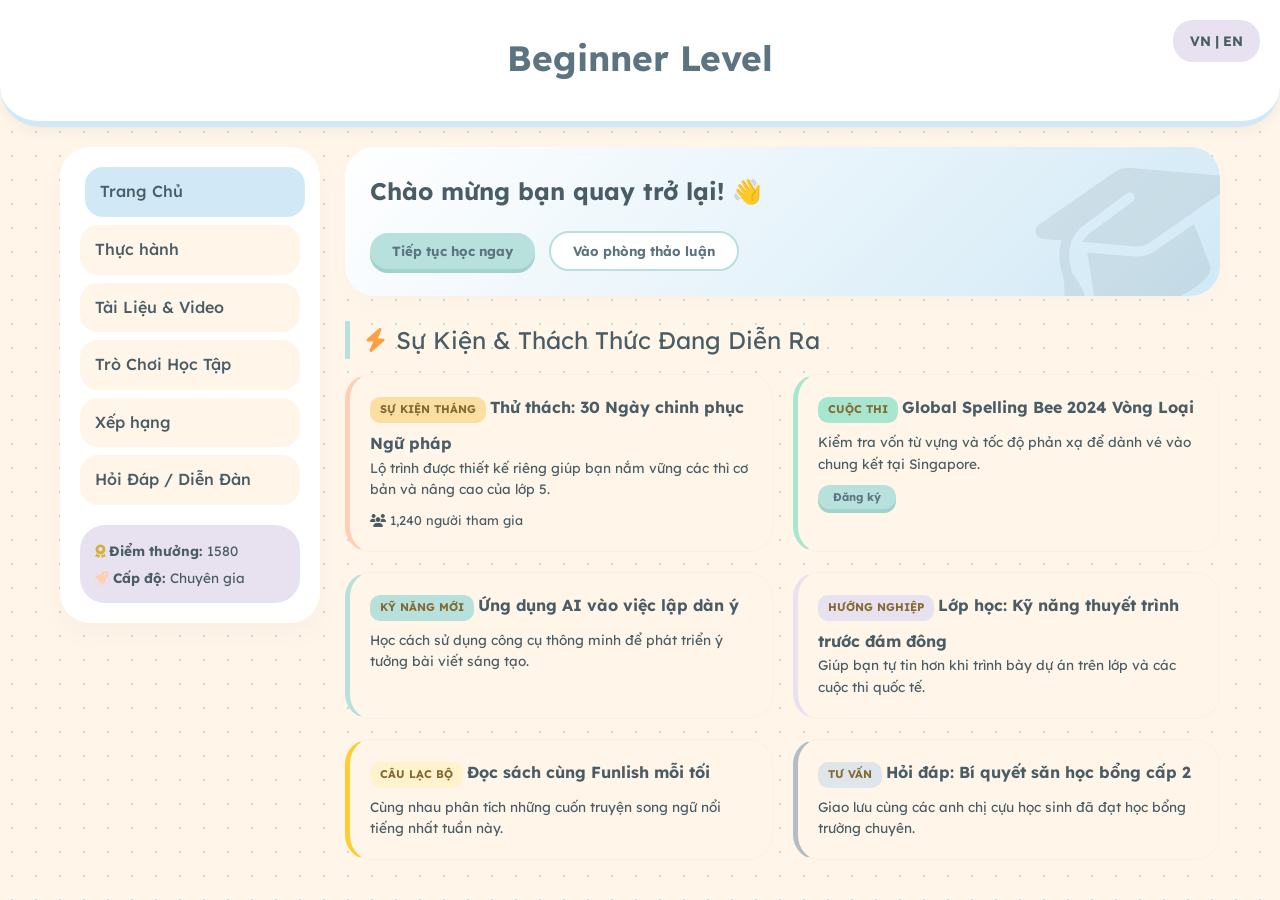
<file: beginnerlevel.html>
<!DOCTYPE html>
<html lang="vi">
<head>
    <meta charset="UTF-8">
    <meta name="viewport" content="width=device-width, initial-scale=1.0">
    <title>Learn Path Kids – Nền Tảng Phát Triển Tư Duy Toàn Diện</title>
    <link rel="stylesheet" href="https://cdnjs.cloudflare.com/ajax/libs/font-awesome/6.5.0/css/all.min.css">
    <link href="https://fonts.googleapis.com/css2?family=Lexend:wght@300;500;700&display=swap" rel="stylesheet">
    <link rel="stylesheet" href="css-files/beginnerlevel.css">
</head>
<body>

<header>
    <div class="lang-switch" onclick="toggleLang()" id="langBtn">VN | EN</div>
    <h1 id="txt-appname">Beginner Level</h1>
</header>

<div class="container">
    <aside class="sidebar">
        <ul class="sidebar-menu">
            <li><a href="#" class="active" onclick="showTab('home')"> <span class="nav-home">Trang Chủ</span></a></li>
            <li><a href="#" onclick="showTab('practice')"><span class="nav-practice">Thực hành</span></a></li>
            <li><a href="#" onclick="showTab('resources')"><span class="nav-resources">Tài Liệu & Video</span></a></li>
            <li><a href="#" onclick="showTab('games')"><span class="nav-games">Trò Chơi Học Tập</span></a></li>
            <li><a href="#" onclick="showTab('ranking')"><span class="nav-ranking">Xếp hạng</span></a></li>
            <li><a href="#" onclick="showTab('forum')"><span class="nav-forum">Hỏi Đáp / Diễn Đàn</span></a></li>
        </ul>
        <div style="margin-top: 20px; padding: 15px; background: var(--lavender); border-radius: 25px; font-size: 0.85em;">
            <p style="margin-bottom: 5px;"><i class="fas fa-award" style="color:#d4af37"></i> <b class="txt-score-label">Điểm thưởng:</b> <span id="userScore">1580</span></p>
            <p><i class="fas fa-rocket" style="color:var(--accent-peach)"></i> <b class="txt-level-label">Cấp độ:</b> <span class="txt-level-val">Chuyên gia</span></p>
        </div>
    </aside>

    <main>
        <!-- HOME -->
        <section id="home" class="section active">
            <div class="card" style="background: linear-gradient(135deg, var(--white), var(--baby-blue)); position: relative; overflow: hidden;">
                <h2 class="txt-welcome" style="position: relative; z-index: 1;">Chào mừng bạn quay trở lại! 👋</h2>
                <div style="margin-top: 20px; position: relative; z-index: 1;">
                    <button class="btn-pastel" onclick="showTab('resources')">Tiếp tục học ngay</button>
                    <button class="btn-pastel" style="background: var(--white); border: 2px solid var(--mint); box-shadow: none; margin-left: 10px;" onclick="showTab('forum')"><span class="btn_discussion_room">Vào phòng thảo luận</span></button>
                </div>
                <i class="fas fa-graduation-cap" style="position: absolute; right: -20px; bottom: -20px; font-size: 10em; opacity: 0.1; transform: rotate(-15deg);"></i>
            </div>

            <div class="section-title"><i class="fas fa-bolt" style="color: #ff9f43;"></i> <span class="txt-hot-topics">Sự Kiện & Thách Thức Đang Diễn Ra</span></div>
            
            <div class="events-grid">
                <div class="post-card" style="border-left: 5px solid var(--accent-peach);">
                    <span class="post-tag eventmonth">SỰ KIỆN THÁNG</span>
                    <b><span class="title_event_month">Thử thách: 30 Ngày chinh phục Ngữ pháp</span></b>
                    <p style="font-size: 0.85em;"><span class="description_event_month">Lộ trình được thiết kế riêng giúp bạn nắm vững các thì cơ bản và nâng cao của lớp 5.</span></p>
                    <div style="margin-top: 10px; font-size: 0.8em; color: var(--text-color);"><i class="fas fa-users"></i><span class="candidate_event_month"> 1,240 người tham gia</span></div>
                </div>
                <div class="post-card" style="border-left: 5px solid var(--success);">
                    <span class="post-tag competition" style="background: var(--success);">CUỘC THI</span>
                    <b><span class="title_competition">Global Spelling Bee 2024</span> <span class="qualifying_round_competition">Vòng Loại</span></b>
                    <p style="font-size: 0.85em;"><span class="description_competition">Kiểm tra vốn từ vựng và tốc độ phản xạ để dành vé vào chung kết tại Singapore.</span></p>
                    <button class="btn-pastel" style="font-size: 0.7em; margin-top: 10px; padding: 5px 15px;"><span class="register_competition">Đăng ký</span></button>
                </div>
                <div class="post-card" style="border-left: 5px solid var(--mint);">
                    <span class="post-tag newskill" style="background: var(--mint);">KỸ NĂNG MỚI</span>
                    <b><span class="title_newskill">Ứng dụng AI vào việc lập dàn ý</span></b>
                    <p style="font-size: 0.85em;"><span class="description_newskill">Học cách sử dụng công cụ thông minh để phát triển ý tưởng bài viết sáng tạo.</span></p>
                </div>
                <div class="post-card" style="border-left: 5px solid var(--lavender);">
                    <span class="post-tag guidance" style="background: var(--lavender);">HƯỚNG NGHIỆP</span>
                    <b><span class="title_guidance">Lớp học: Kỹ năng thuyết trình trước đám đông</span></b>
                    <p style="font-size: 0.85em;"><span class="description_guidance">Giúp bạn tự tin hơn khi trình bày dự án trên lớp và các cuộc thi quốc tế.</span></p>
                </div>
                <div class="post-card" style="border-left: 5px solid #ffcc33;">
                    <span class="post-tag club" style="background: #fff3cd;">CÂU LẠC BỘ</span>
                    <b><span class="title_club">Đọc sách cùng Funlish mỗi tối</span></b>
                    <p style="font-size: 0.85em;"><span class="description_club">Cùng nhau phân tích những cuốn truyện song ngữ nổi tiếng nhất tuần này.</span></p>
                </div>
                <div class="post-card" style="border-left: 5px solid #b2bec3;">
                    <span class="post-tag consultant" style="background: #dfe6e9;">TƯ VẤN</span>
                    <b><span class="title_consultant">Hỏi đáp: Bí quyết săn học bổng cấp 2</span></b>
                    <p style="font-size: 0.85em;"><span class="description_consultant">Giao lưu cùng các anh chị cựu học sinh đã đạt học bổng trường chuyên.</span></p>
                </div>
            </div>
        </section>

        <!-- FORUM / Q&A -->
        <section id="forum" class="section">
            <div class="card">
                <h2 class="txt-forum-title">Cộng Đồng Học Tập Trực Tuyến 💬</h2>
                <div class="post-input-box">
                    <input type="text" id="forumInput" placeholder="Bạn đang gặp khó khăn ở bài tập nào? Hãy hỏi ở đây nhé!">
                    <button class="btn-pastel" onclick="addPost()">Đăng Câu Hỏi</button>
                </div>
                
                <div class="section-title" style="font-size: 1.1em; margin-top: 0;">Chủ đề thảo luận sôi nổi</div>
                <div class="post-list" id="postList">
                    <div class="post-card">
                        <span class="post-tag">PHÁT ÂM</span>
                        <b>Làm sao để không bị ngọng khi nói tiếng Anh?</b>
                        <p style="font-size: 0.85em; opacity: 0.8;">Bởi: Minh Anh - 1 giờ trước • 12 Bình luận</p>
                        <hr style="margin: 10px 0; opacity: 0.1;">
                        <p style="font-size: 0.9em; color: #5B7480;"><b>Gia sư AI Mason:</b> Chào bạn! Bạn hãy thử phương pháp Shadowing (nhại giọng). Hãy xem video "Luyện nói tự nhiên" ở mục Tài liệu nhé!</p>
                    </div>
                    <div class="post-card">
                        <span class="post-tag">NGỮ PHÁP</span>
                        <b>Phân biệt "Present Perfect" và "Past Simple" siêu dễ</b>
                        <p style="font-size: 0.85em; opacity: 0.8;">Bởi: Thầy Bình - 3 giờ trước • 45 Bình luận</p>
                    </div>
                    <div class="post-card">
                        <span class="post-tag">HỌC BỔNG</span>
                        <b>Kinh nghiệm phỏng vấn học bổng ASIA</b>
                        <p style="font-size: 0.85em; opacity: 0.8;">Bởi: Hoàng Nam - 5 giờ trước • 28 Bình luận</p>
                    </div>
                    <div class="post-card">
                        <span class="post-tag">TÀI LIỆU</span>
                        <b>Link tải bộ đề thi Olympic Tiếng Anh lớp 5</b>
                        <p style="font-size: 0.85em; opacity: 0.8;">Bởi: Admin - 1 ngày trước • 156 Bình luận</p>
                    </div>
                </div>
            </div>
        </section>

        <!-- RESOURCES -->
        <section id="resources" class="section">
            <div class="resource-category">
                <h2 class="section-title"><i class="fas fa-video"></i> Video Bài Giảng Trực Quan</h2>
                <div class="resource-grid">
                    <div class="resource-card">
                        <div class="video-box">
                            <i class="fab fa-youtube"></i>
                            <div class="video-overlay" onclick="window.open('https://www.youtube.com/results?search_query=english+for+kids+grade+5+unit+1', '_blank')"></div>
                        </div>
                        <p style="padding: 0 10px;"><b>Unit 1: Bảng chữ cái</b></p>
                        <small>Thời lượng: 12:45</small>
                    </div>
                    <div class="resource-card">
                        <div class="video-box">
                            <i class="fab fa-youtube"></i>
                            <div class="video-overlay" onclick="window.open('https://www.youtube.com/results?search_query=pronunciation+th+sound+kids', '_blank')"></div>
                        </div>
                        <p style="padding: 0 10px;"><b>Unit 2: Tìm hiểu IPA</b></p>
                        <small>Thời lượng: 08:20</small>
                    </div>
                    <div class="resource-card">
                        <div class="video-box">
                            <i class="fab fa-youtube"></i>
                            <div class="video-overlay" onclick="window.open('https://www.youtube.com/results?search_query=english+grammar+songs+kids', '_blank')"></div>
                        </div>
                        <p style="padding: 0 10px;"><b>Unit 3: Các con số</b></p>
                        <small>Thời lượng: 05:15</small>
                    </div>
                    <div class="resource-card">
                        <div class="video-box">
                            <i class="fab fa-youtube"></i>
                            <div class="video-overlay" onclick="window.open('https://www.youtube.com/results?search_query=reading+comprehension+kids', '_blank')"></div>
                        </div>
                        <p style="padding: 0 10px;"><b>Unit 4: Ăn uống</b></p>
                        <small>Thời lượng: 15:30</small>
                    </div>
                    <div class="resource-card">
                        <div class="video-box">
                            <i class="fab fa-youtube"></i>
                            <div class="video-overlay" onclick="window.open('https://www.youtube.com/results?search_query=reading+comprehension+kids', '_blank')"></div>
                        </div>
                        <p style="padding: 0 10px;"><b>Unit 5: Động vật</b></p>
                        <small>Thời lượng: 15:30</small>
                    </div>
                </div>
            </div>

            <div class="resource-category">
                <h2 class="section-title"><i class="fas fa-file-pdf"></i> Thư Viện Tài Liệu PDF & Sách</h2>
                <div class="resource-grid">
                    <div class="resource-card" onclick="window.open('https://tiki.vn/search?q=english+grammar+in+use', '_blank')">
                        <div class="resource-thumb" style="background: #ffeaa7;">📘</div>
                        <p><b>Grammar in Use (Kids)</b></p>
                        <small style="color: #d63031">Bán chạy nhất</small>
                    </div>
                    <div class="resource-card" onclick="alert('Bắt đầu tải bộ đề 2024...')">
                        <div class="resource-thumb" style="background: #fab1a0;">📄</div>
                        <p><b>Bộ đề thi thử HK II</b></p>
                        <small>PDF Miễn phí</small>
                    </div>
                    <div class="resource-card" onclick="window.open('https://fahasa.com', '_blank')">
                        <div class="resource-thumb" style="background: #a29bfe;">📗</div>
                        <p><b>Từ điển tranh minh họa</b></p>
                        <small>Link mua sách</small>
                    </div>
                    <div class="resource-card" onclick="alert('Đang mở file Flashcard...')">
                        <div class="resource-thumb" style="background: #81ecec;">📇</div>
                        <p><b>Bộ Flashcard Unit 1-10</b></p>
                        <small>In màu tại nhà</small>
                    </div>
                </div>
            </div>
        </section>

        <!-- GAMES -->
        <section id="games" class="section">
            <div class="card">
                <div style="display:flex; justify-content: space-between; align-items: center; margin-bottom: 20px;">
                    <h2 class="txt-game-title">Rèn Luyện Trí Nhớ 🍓</h2>
                    <span id="gameMsg" style="font-weight: bold; color: #2ecc71;"></span>
                </div>
                <div id="gameMemoryView">
                    <div class="memory-grid" id="memGrid"></div>
                    <center><button class="btn-pastel" style="margin-top: 25px;" onclick="initMemory()">Làm mới ván đấu</button></center>
                </div>
            </div>
        </section>

        <!-- ROOMS -->
        <section id="rooms" class="section">
            <div class="card">
                <h2 class="txt-room-title">Phòng Học Nhóm & Thảo Luận 🏠</h2>
                <p class="txt-room-sub">Học cùng bạn bè trên khắp mọi miền đất nước.</p>
                <div id="roomContainer" style="margin-top: 20px;">
                    <div class="post-card" style="display:flex; justify-content: space-between; align-items: center; background: white;">
                        <div>
                            <b>[LAB 01] Luyện Nói Phản Xạ Unit 5</b>
                            <p style="font-size: 0.8em; opacity:0.7;">Người điều hành: Cô Mai - 14/15 Thành viên</p>
                        </div>
                        <button class="btn-pastel" onclick="window.open('https://zoom.us', '_blank')">THAM GIA</button>
                    </div>
                    <div class="post-card" style="display:flex; justify-content: space-between; align-items: center; background: white; margin-top: 10px;">
                        <div>
                            <b>[LAB 02] Giải đề Olympic Tiếng Anh</b>
                            <p style="font-size: 0.8em; opacity:0.7;">Người điều hành: Thầy Tâm - 5/10 Thành viên</p>
                        </div>
                        <button class="btn-pastel" onclick="window.open('https://zoom.us', '_blank')">THAM GIA</button>
                    </div>
                </div>
                <button class="btn-pastel" style="width: 100%; margin-top: 20px; background: var(--baby-blue); padding: 15px;" onclick="openRoomForm()">+ Khởi tạo phòng học nhóm mới</button>
            </div>
        </section>
    </main>
</div>

<!-- Modal -->
<div class="modal" id="roomModal">
    <div class="modal-content">
        <div id="roomFormBody">
            <h3 style="margin-bottom: 15px;">Thông Tin Phòng Thảo Luận</h3>
            <label style="font-size: 0.8em;">Tên phòng (Chủ đề học):</label>
            <input type="text" id="inpRoomName" placeholder="Ví dụ: Cùng ôn thi giữa kỳ..." style="width:100%; padding:12px; border-radius:12px; border:1px solid #eee; margin-bottom:15px; outline: none; background: #fdfdfd;">
            <label style="font-size: 0.8em;">Liên kết phòng (Zoom/Meet/Zalo):</label>
            <input type="text" id="inpRoomLink" placeholder="Dán link phòng học vào đây..." style="width:100%; padding:12px; border-radius:12px; border:1px solid #eee; margin-bottom:15px; outline: none; background: #fdfdfd;">
            <button class="btn-pastel" style="width: 100%; padding: 15px;" onclick="createRoom()">GỬI PHÊ DUYỆT</button>
            <button onclick="closeModal()" style="margin-top: 15px; width: 100%; background: none; border: none; cursor: pointer; opacity: 0.6; font-size: 0.9em;">Quay lại</button>
        </div>
        <div class="loading-overlay" id="loadingArea">
            <div class="spinner"></div>
            <p style="margin-top: 15px;"><b>Mason đang gửi dữ liệu phê duyệt...</b></p>
            <p style="font-size: 0.8em; opacity: 0.6;">Đảm bảo tính an toàn cho cộng đồng học viên.</p>
        </div>
    </div>
</div>

<script src="scripts/data-language-configs/beginner-language-config.js"></script>
<script src="scripts/begginner/beginner.js"></script>
</body>
</html>
</file>
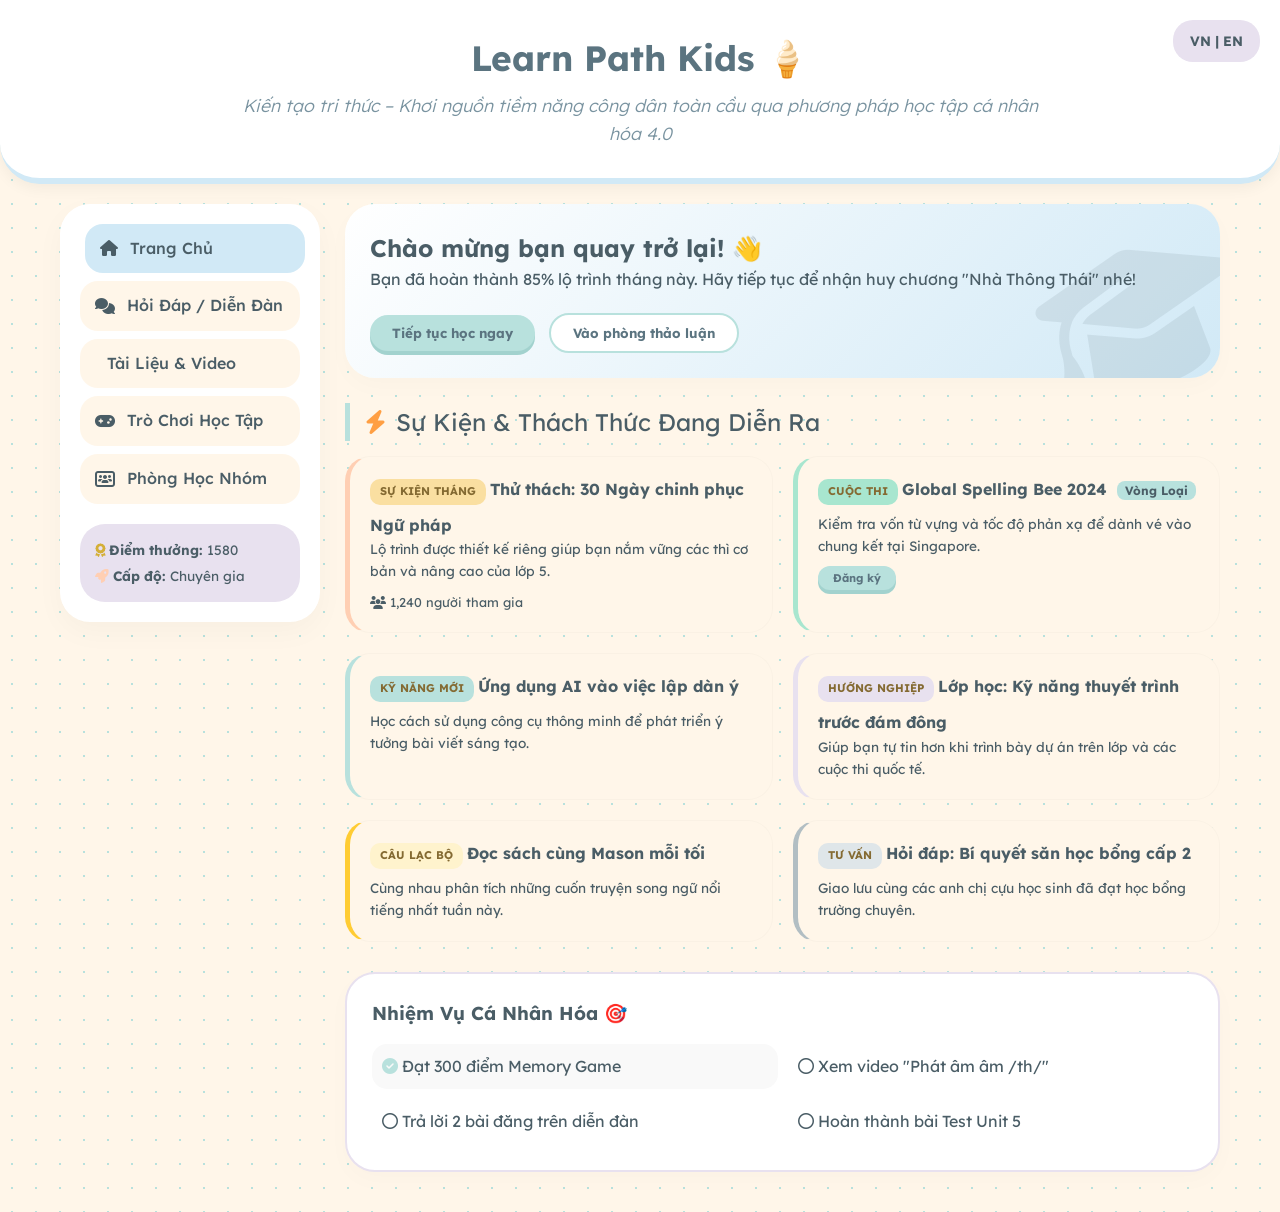
<file: diendan.html>
<!DOCTYPE html>
<html lang="vi">
<head>
    <meta charset="UTF-8">
    <meta name="viewport" content="width=device-width, initial-scale=1.0">
    <title>Learn Path Kids – Nền Tảng Phát Triển Tư Duy Toàn Diện</title>
    <link rel="stylesheet" href="https://cdnjs.cloudflare.com/ajax/libs/font-awesome/6.5.0/css/all.min.css">
    <link href="https://fonts.googleapis.com/css2?family=Lexend:wght@300;500;700&display=swap" rel="stylesheet">
    <style>
        :root {
            --mint: #B8E1DD;
            --baby-blue: #D1E9F6;
            --soft-pink: #FADFA1;
            --creamy-yellow: #FFF6E9;
            --lavender: #E8E1EF;
            --text-color: #4A5D66;
            --white: #FFFFFF;
            --accent-peach: #FFCFB3;
            --success: #A8E6CF;
            --error: #FFD3B6;
            --youtube: #FF0000;
        }

        * { margin:0; padding:0; box-sizing:border-box; font-family: 'Lexend', sans-serif; }
        
        body { 
            background-color: var(--creamy-yellow); 
            color: var(--text-color);
            line-height: 1.6;
            background-image: radial-gradient(var(--mint) 0.8px, transparent 0.8px);
            background-size: 24px 24px;
        }

        header { 
            background: var(--white);
            text-align: center; 
            padding: 30px 20px; 
            border-bottom: 6px solid var(--baby-blue);
            border-radius: 0 0 40px 40px;
            position: relative;
            box-shadow: 0 4px 15px rgba(0,0,0,0.05);
        }

        .lang-switch {
            position: absolute;
            top: 20px;
            right: 20px;
            background: var(--lavender);
            padding: 8px 15px;
            border-radius: 20px;
            cursor: pointer;
            font-weight: bold;
            font-size: 0.85em;
            transition: 0.3s;
            border: 2px solid transparent;
            z-index: 10;
        }
        .lang-switch:hover { border-color: var(--mint); }

        header h1 { font-size: 2.2em; color: #5B7480; margin-bottom: 5px; }
        header p { font-style: italic; color: #7993A0; font-size: 1.1em; font-weight: 300; max-width: 800px; margin: 0 auto; }
        
        .container { 
            max-width: 1200px; 
            margin: 20px auto; 
            padding: 0 20px; 
            display: grid; 
            grid-template-columns: 260px 1fr; 
            gap: 25px; 
        }

        /* Sidebar */
        .sidebar { 
            background: var(--white); 
            border-radius: 30px; 
            padding: 20px; 
            box-shadow: 0 10px 30px rgba(0,0,0,0.03); 
            height: fit-content;
            position: sticky;
            top: 20px;
        }
        
        .sidebar-menu { list-style: none; }
        .sidebar-menu li { margin-bottom: 8px; }
        .sidebar-menu a { 
            display: flex; align-items: center; gap: 12px; padding: 12px 15px; 
            border-radius: 18px; color: var(--text-color); text-decoration: none; 
            font-weight: 500; transition: 0.3s;
            background: var(--creamy-yellow);
        }
        .sidebar-menu a:hover, .sidebar-menu a.active { 
            background: var(--baby-blue); 
            transform: translateX(5px);
        }

        /* Common Elements */
        .card { 
            background: var(--white); 
            border-radius: 30px; 
            padding: 25px; 
            margin-bottom: 20px;
            box-shadow: 0 8px 25px rgba(0,0,0,0.02);
        }

        .section-title { font-size: 1.5em; margin: 25px 0 15px 0; display: flex; align-items: center; gap: 10px; border-left: 5px solid var(--mint); padding-left: 15px; }

        .btn-pastel {
            background: var(--mint);
            color: #5B7480;
            border: none;
            padding: 10px 22px;
            border-radius: 20px;
            font-weight: 700;
            cursor: pointer;
            transition: 0.3s;
            text-decoration: none;
            box-shadow: 0 4px 0 #A2D2CE;
            display: inline-block;
            text-align: center;
        }
        .btn-pastel:active { transform: translateY(2px); box-shadow: 0 2px 0 #A2D2CE; }

        .section { display: none; animation: fadeIn 0.4s ease; }
        .section.active { display: block; }
        @keyframes fadeIn { from { opacity: 0; } to { opacity: 1; } }

        /* Forum */
        .post-input-box { display: flex; gap: 10px; margin-bottom: 20px; background: var(--lavender); padding: 15px; border-radius: 20px; }
        .post-input-box input { flex: 1; padding: 12px; border-radius: 15px; border: none; outline: none; }
        .post-list { display: flex; flex-direction: column; gap: 15px; }
        .post-card { background: var(--creamy-yellow); padding: 20px; border-radius: 25px; position: relative; transition: 0.2s; border: 1px solid rgba(0,0,0,0.02); }
        .post-card:hover { transform: translateY(-3px); box-shadow: 0 5px 15px rgba(0,0,0,0.05); }
        .post-tag { font-size: 0.7em; padding: 4px 10px; border-radius: 10px; background: var(--soft-pink); font-weight: bold; margin-bottom: 8px; display: inline-block; color: #846a32; }

        /* Resources */
        .resource-category { margin-bottom: 30px; }
        .resource-grid { display: grid; grid-template-columns: repeat(auto-fill, minmax(220px, 1fr)); gap: 20px; }
        .resource-card { background: var(--white); border: 1px solid var(--baby-blue); border-radius: 25px; overflow: hidden; text-align: center; padding-bottom: 15px; transition: 0.3s; cursor: pointer; }
        .resource-card:hover { transform: translateY(-5px); box-shadow: 0 10px 20px rgba(0,0,0,0.05); }
        .resource-thumb { height: 130px; background: var(--lavender); display: flex; align-items: center; justify-content: center; font-size: 3em; position: relative; }
        
        /* Video Container */
        .video-box { width: 100%; height: 140px; border-radius: 15px; background: #222; display: flex; align-items: center; justify-content: center; color: white; margin-bottom: 10px; position: relative; overflow: hidden; }
        .video-overlay { position: absolute; top:0; left:0; width:100%; height:100%; display:flex; align-items:center; justify-content:center; cursor:pointer; background: rgba(0,0,0,0.3); transition: 0.3s; }
        .video-overlay:hover { background: rgba(0,0,0,0.1); }
        .video-overlay i { font-size: 3em; color: var(--youtube); filter: drop-shadow(0 0 10px rgba(255,0,0,0.5)); }

        /* Modal */
        .modal { display: none; position: fixed; top: 0; left: 0; width: 100%; height: 100%; background: rgba(0,0,0,0.4); z-index: 1000; align-items: center; justify-content: center; backdrop-filter: blur(4px); }
        .modal-content { background: var(--white); padding: 35px; border-radius: 35px; width: 480px; position: relative; box-shadow: 0 20px 50px rgba(0,0,0,0.2); }
        
        .loading-overlay { display: none; flex-direction: column; align-items: center; justify-content: center; }
        .spinner { width: 45px; height: 45px; border: 5px solid var(--baby-blue); border-top-color: var(--mint); border-radius: 50%; animation: spin 1s infinite linear; }
        @keyframes spin { to { transform: rotate(360deg); } }

        /* Events Layout */
        .events-grid { display: grid; grid-template-columns: 1fr 1fr; gap: 20px; }
        
        .badge { background: var(--mint); color: #4A5D66; padding: 2px 8px; border-radius: 8px; font-size: 0.75em; margin-left: 5px; vertical-align: middle; }
    </style>
</head>
<body>

<header>
    <div class="lang-switch" onclick="toggleLang()" id="langBtn">VN | EN</div>
    <h1 id="txt-appname">Learn Path Kids 🍦</h1>
    <p id="txt-slogan">Kiến tạo tri thức – Khơi nguồn tiềm năng công dân toàn cầu qua phương pháp học tập cá nhân hóa 4.0</p>
</header>

<div class="container">
    <aside class="sidebar">
        <ul class="sidebar-menu">
            <li><a href="#" class="active" onclick="showTab('home')"><i class="fas fa-house"></i> <span class="nav-home">Trang Chủ</span></a></li>
            <li><a href="#" onclick="showTab('forum')"><i class="fas fa-comments"></i> <span class="nav-forum">Hỏi Đáp / Diễn Đàn</span></a></li>
            <li><a href="#" onclick="showTab('resources')"><i class="fas fa-clippy"></i> <span class="nav-resources">Tài Liệu & Video</span></a></li>
            <li><a href="#" onclick="showTab('games')"><i class="fas fa-gamepad"></i> <span class="nav-games">Trò Chơi Học Tập</span></a></li>
            <li><a href="#" onclick="showTab('rooms')"><i class="fas fa-users-rectangle"></i> <span class="nav-rooms">Phòng Học Nhóm</span></a></li>
        </ul>
        <div style="margin-top: 20px; padding: 15px; background: var(--lavender); border-radius: 25px; font-size: 0.85em;">
            <p style="margin-bottom: 5px;"><i class="fas fa-award" style="color:#d4af37"></i> <b class="txt-score-label">Điểm thưởng:</b> <span id="userScore">1580</span></p>
            <p><i class="fas fa-rocket" style="color:var(--accent-peach)"></i> <b class="txt-level-label">Cấp độ:</b> <span class="txt-level-val">Chuyên gia</span></p>
        </div>
    </aside>

    <main>
        <!-- HOME -->
        <section id="home" class="section active">
            <div class="card" style="background: linear-gradient(135deg, var(--white), var(--baby-blue)); position: relative; overflow: hidden;">
                <h2 class="txt-welcome" style="position: relative; z-index: 1;">Chào mừng bạn quay trở lại! 👋</h2>
                <p class="txt-welcome-sub" style="position: relative; z-index: 1;">Bạn đã hoàn thành 85% lộ trình tháng này. Hãy tiếp tục để nhận huy chương "Nhà Thông Thái" nhé!</p>
                <div style="margin-top: 20px; position: relative; z-index: 1;">
                    <button class="btn-pastel" onclick="showTab('resources')">Tiếp tục học ngay</button>
                    <button class="btn-pastel" style="background: var(--white); border: 2px solid var(--mint); box-shadow: none; margin-left: 10px;" onclick="showTab('rooms')">Vào phòng thảo luận</button>
                </div>
                <i class="fas fa-graduation-cap" style="position: absolute; right: -20px; bottom: -20px; font-size: 10em; opacity: 0.1; transform: rotate(-15deg);"></i>
            </div>

            <div class="section-title"><i class="fas fa-bolt" style="color: #ff9f43;"></i> <span class="txt-hot-topics">Sự Kiện & Thách Thức Đang Diễn Ra</span></div>
            
            <div class="events-grid">
                <div class="post-card" style="border-left: 5px solid var(--accent-peach);">
                    <span class="post-tag">SỰ KIỆN THÁNG</span>
                    <b>Thử thách: 30 Ngày chinh phục Ngữ pháp</b>
                    <p style="font-size: 0.85em;">Lộ trình được thiết kế riêng giúp bạn nắm vững các thì cơ bản và nâng cao của lớp 5.</p>
                    <div style="margin-top: 10px; font-size: 0.8em; color: var(--text-color);"><i class="fas fa-users"></i> 1,240 người tham gia</div>
                </div>
                <div class="post-card" style="border-left: 5px solid var(--success);">
                    <span class="post-tag" style="background: var(--success);">CUỘC THI</span>
                    <b>Global Spelling Bee 2024 <span class="badge">Vòng Loại</span></b>
                    <p style="font-size: 0.85em;">Kiểm tra vốn từ vựng và tốc độ phản xạ để dành vé vào chung kết tại Singapore.</p>
                    <button class="btn-pastel" style="font-size: 0.7em; margin-top: 10px; padding: 5px 15px;">Đăng ký</button>
                </div>
                <div class="post-card" style="border-left: 5px solid var(--mint);">
                    <span class="post-tag" style="background: var(--mint);">KỸ NĂNG MỚI</span>
                    <b>Ứng dụng AI vào việc lập dàn ý</b>
                    <p style="font-size: 0.85em;">Học cách sử dụng công cụ thông minh để phát triển ý tưởng bài viết sáng tạo.</p>
                </div>
                <div class="post-card" style="border-left: 5px solid var(--lavender);">
                    <span class="post-tag" style="background: var(--lavender);">HƯỚNG NGHIỆP</span>
                    <b>Lớp học: Kỹ năng thuyết trình trước đám đông</b>
                    <p style="font-size: 0.85em;">Giúp bạn tự tin hơn khi trình bày dự án trên lớp và các cuộc thi quốc tế.</p>
                </div>
                <div class="post-card" style="border-left: 5px solid #ffcc33;">
                    <span class="post-tag" style="background: #fff3cd;">CÂU LẠC BỘ</span>
                    <b>Đọc sách cùng Mason mỗi tối</b>
                    <p style="font-size: 0.85em;">Cùng nhau phân tích những cuốn truyện song ngữ nổi tiếng nhất tuần này.</p>
                </div>
                <div class="post-card" style="border-left: 5px solid #b2bec3;">
                    <span class="post-tag" style="background: #dfe6e9;">TƯ VẤN</span>
                    <b>Hỏi đáp: Bí quyết săn học bổng cấp 2</b>
                    <p style="font-size: 0.85em;">Giao lưu cùng các anh chị cựu học sinh đã đạt học bổng trường chuyên.</p>
                </div>
            </div>

            <div class="card" style="margin-top: 30px; border: 2px solid var(--lavender);">
                <h3 class="txt-weekly-mission">Nhiệm Vụ Cá Nhân Hóa 🎯</h3>
                <div style="display: grid; grid-template-columns: 1fr 1fr; gap: 10px; margin-top: 15px;">
                    <div style="padding: 10px; background: #f9f9f9; border-radius: 15px;"><i class="fas fa-check-circle" style="color: var(--mint);"></i> Đạt 300 điểm Memory Game</div>
                    <div style="padding: 10px; background: #fff; border-radius: 15px;"><i class="far fa-circle"></i> Xem video "Phát âm âm /th/"</div>
                    <div style="padding: 10px; background: #fff; border-radius: 15px;"><i class="far fa-circle"></i> Trả lời 2 bài đăng trên diễn đàn</div>
                    <div style="padding: 10px; background: #fff; border-radius: 15px;"><i class="far fa-circle"></i> Hoàn thành bài Test Unit 5</div>
                </div>
            </div>
        </section>

        <!-- FORUM / Q&A -->
        <section id="forum" class="section">
            <div class="card">
                <h2 class="txt-forum-title">Cộng Đồng Học Tập Trực Tuyến 💬</h2>
                <div class="post-input-box">
                    <input type="text" id="forumInput" placeholder="Bạn đang gặp khó khăn ở bài tập nào? Hãy hỏi ở đây nhé!">
                    <button class="btn-pastel" onclick="addPost()">Đăng Câu Hỏi</button>
                </div>
                
                <div class="section-title" style="font-size: 1.1em; margin-top: 0;">Chủ đề thảo luận sôi nổi</div>
                <div class="post-list" id="postList">
                    <div class="post-card">
                        <span class="post-tag">PHÁT ÂM</span>
                        <b>Làm sao để không bị ngọng khi nói tiếng Anh?</b>
                        <p style="font-size: 0.85em; opacity: 0.8;">Bởi: Minh Anh - 1 giờ trước • 12 Bình luận</p>
                        <hr style="margin: 10px 0; opacity: 0.1;">
                        <p style="font-size: 0.9em; color: #5B7480;"><b>Gia sư AI Mason:</b> Chào bạn! Bạn hãy thử phương pháp Shadowing (nhại giọng). Hãy xem video "Luyện nói tự nhiên" ở mục Tài liệu nhé!</p>
                    </div>
                    <div class="post-card">
                        <span class="post-tag">NGỮ PHÁP</span>
                        <b>Phân biệt "Present Perfect" và "Past Simple" siêu dễ</b>
                        <p style="font-size: 0.85em; opacity: 0.8;">Bởi: Thầy Bình - 3 giờ trước • 45 Bình luận</p>
                    </div>
                    <div class="post-card">
                        <span class="post-tag">HỌC BỔNG</span>
                        <b>Kinh nghiệm phỏng vấn học bổng ASIA</b>
                        <p style="font-size: 0.85em; opacity: 0.8;">Bởi: Hoàng Nam - 5 giờ trước • 28 Bình luận</p>
                    </div>
                    <div class="post-card">
                        <span class="post-tag">TÀI LIỆU</span>
                        <b>Link tải bộ đề thi Olympic Tiếng Anh lớp 5</b>
                        <p style="font-size: 0.85em; opacity: 0.8;">Bởi: Admin - 1 ngày trước • 156 Bình luận</p>
                    </div>
                </div>
            </div>
        </section>

        <!-- RESOURCES -->
        <section id="resources" class="section">
            <div class="resource-category">
                <h2 class="section-title"><i class="fas fa-video"></i> Video Bài Giảng Trực Quan</h2>
                <div class="resource-grid">
                    <div class="resource-card">
                        <div class="video-box">
                            <i class="fab fa-youtube"></i>
                            <div class="video-overlay" onclick="window.open('https://www.youtube.com/results?search_query=english+for+kids+grade+5+unit+1', '_blank')"></div>
                        </div>
                        <p style="padding: 0 10px;"><b>Unit 1: Khám phá địa chỉ nhà bạn</b></p>
                        <small>Thời lượng: 12:45</small>
                    </div>
                    <div class="resource-card">
                        <div class="video-box">
                            <i class="fab fa-youtube"></i>
                            <div class="video-overlay" onclick="window.open('https://www.youtube.com/results?search_query=pronunciation+th+sound+kids', '_blank')"></div>
                        </div>
                        <p style="padding: 0 10px;"><b>Kỹ thuật phát âm âm /th/ và /s/</b></p>
                        <small>Thời lượng: 08:20</small>
                    </div>
                    <div class="resource-card">
                        <div class="video-box">
                            <i class="fab fa-youtube"></i>
                            <div class="video-overlay" onclick="window.open('https://www.youtube.com/results?search_query=english+grammar+songs+kids', '_blank')"></div>
                        </div>
                        <p style="padding: 0 10px;"><b>Bài hát về 12 thì trong tiếng Anh</b></p>
                        <small>Thời lượng: 05:15</small>
                    </div>
                    <div class="resource-card">
                        <div class="video-box">
                            <i class="fab fa-youtube"></i>
                            <div class="video-overlay" onclick="window.open('https://www.youtube.com/results?search_query=reading+comprehension+kids', '_blank')"></div>
                        </div>
                        <p style="padding: 0 10px;"><b>Cách làm bài đọc hiểu không sai</b></p>
                        <small>Thời lượng: 15:30</small>
                    </div>
                </div>
            </div>

            <div class="resource-category">
                <h2 class="section-title"><i class="fas fa-file-pdf"></i> Thư Viện Tài Liệu PDF & Sách</h2>
                <div class="resource-grid">
                    <div class="resource-card" onclick="window.open('https://tiki.vn/search?q=english+grammar+in+use', '_blank')">
                        <div class="resource-thumb" style="background: #ffeaa7;">📘</div>
                        <p><b>Grammar in Use (Kids)</b></p>
                        <small style="color: #d63031">Bán chạy nhất</small>
                    </div>
                    <div class="resource-card" onclick="alert('Bắt đầu tải bộ đề 2024...')">
                        <div class="resource-thumb" style="background: #fab1a0;">📄</div>
                        <p><b>Bộ đề thi thử HK II</b></p>
                        <small>PDF Miễn phí</small>
                    </div>
                    <div class="resource-card" onclick="window.open('https://fahasa.com', '_blank')">
                        <div class="resource-thumb" style="background: #a29bfe;">📗</div>
                        <p><b>Từ điển tranh minh họa</b></p>
                        <small>Link mua sách</small>
                    </div>
                    <div class="resource-card" onclick="alert('Đang mở file Flashcard...')">
                        <div class="resource-thumb" style="background: #81ecec;">📇</div>
                        <p><b>Bộ Flashcard Unit 1-10</b></p>
                        <small>In màu tại nhà</small>
                    </div>
                </div>
            </div>
        </section>

        <!-- GAMES -->
        <section id="games" class="section">
            <div class="card">
                <div style="display:flex; justify-content: space-between; align-items: center; margin-bottom: 20px;">
                    <h2 class="txt-game-title">Rèn Luyện Trí Nhớ 🍓</h2>
                    <span id="gameMsg" style="font-weight: bold; color: #2ecc71;"></span>
                </div>
                <div id="gameMemoryView">
                    <div class="memory-grid" id="memGrid"></div>
                    <center><button class="btn-pastel" style="margin-top: 25px;" onclick="initMemory()">Làm mới ván đấu</button></center>
                </div>
            </div>
        </section>

        <!-- ROOMS -->
        <section id="rooms" class="section">
            <div class="card">
                <h2 class="txt-room-title">Phòng Học Nhóm & Thảo Luận 🏠</h2>
                <p class="txt-room-sub">Học cùng bạn bè trên khắp mọi miền đất nước.</p>
                <div id="roomContainer" style="margin-top: 20px;">
                    <div class="post-card" style="display:flex; justify-content: space-between; align-items: center; background: white;">
                        <div>
                            <b>[LAB 01] Luyện Nói Phản Xạ Unit 5</b>
                            <p style="font-size: 0.8em; opacity:0.7;">Người điều hành: Cô Mai - 14/15 Thành viên</p>
                        </div>
                        <button class="btn-pastel" onclick="window.open('https://zoom.us', '_blank')">THAM GIA</button>
                    </div>
                    <div class="post-card" style="display:flex; justify-content: space-between; align-items: center; background: white; margin-top: 10px;">
                        <div>
                            <b>[LAB 02] Giải đề Olympic Tiếng Anh</b>
                            <p style="font-size: 0.8em; opacity:0.7;">Người điều hành: Thầy Tâm - 5/10 Thành viên</p>
                        </div>
                        <button class="btn-pastel" onclick="window.open('https://zoom.us', '_blank')">THAM GIA</button>
                    </div>
                </div>
                <button class="btn-pastel" style="width: 100%; margin-top: 20px; background: var(--baby-blue); padding: 15px;" onclick="openRoomForm()">+ Khởi tạo phòng học nhóm mới</button>
            </div>
        </section>
    </main>
</div>

<!-- Modal -->
<div class="modal" id="roomModal">
    <div class="modal-content">
        <div id="roomFormBody">
            <h3 style="margin-bottom: 15px;">Thông Tin Phòng Thảo Luận</h3>
            <label style="font-size: 0.8em;">Tên phòng (Chủ đề học):</label>
            <input type="text" id="inpRoomName" placeholder="Ví dụ: Cùng ôn thi giữa kỳ..." style="width:100%; padding:12px; border-radius:12px; border:1px solid #eee; margin-bottom:15px; outline: none; background: #fdfdfd;">
            <label style="font-size: 0.8em;">Liên kết phòng (Zoom/Meet/Zalo):</label>
            <input type="text" id="inpRoomLink" placeholder="Dán link phòng học vào đây..." style="width:100%; padding:12px; border-radius:12px; border:1px solid #eee; margin-bottom:15px; outline: none; background: #fdfdfd;">
            <button class="btn-pastel" style="width: 100%; padding: 15px;" onclick="createRoom()">GỬI PHÊ DUYỆT</button>
            <button onclick="closeModal()" style="margin-top: 15px; width: 100%; background: none; border: none; cursor: pointer; opacity: 0.6; font-size: 0.9em;">Quay lại</button>
        </div>
        <div class="loading-overlay" id="loadingArea">
            <div class="spinner"></div>
            <p style="margin-top: 15px;"><b>Mason đang gửi dữ liệu phê duyệt...</b></p>
            <p style="font-size: 0.8em; opacity: 0.6;">Đảm bảo tính an toàn cho cộng đồng học viên.</p>
        </div>
    </div>
</div>

<script>
    let currentLang = 'vi';

    const langData = {
        vi: {
            appname: "Learn Path Kids 🍦",
            slogan: "Kiến tạo tri thức – Khơi nguồn tiềm năng công dân toàn cầu qua phương pháp học tập cá nhân hóa 4.0",
            home: "Trang Chủ",
            forum: "Hỏi Đáp / Diễn Đàn",
            resources: "Tài Liệu & Video",
            games: "Trò Chơi Học Tập",
            rooms: "Phòng Học Nhóm",
            welcome: "Chào mừng bạn quay trở lại! 👋",
            hot: "Sự Kiện & Thách Thức Đang Diễn Ra",
            score: "Điểm thưởng:",
            level: "Cấp độ:",
            btnRoom: "Tiếp tục học ngay",
            mission: "Nhiệm Vụ Cá Nhân Hóa 🎯",
            btnLang: "VN | EN"
        },
        en: {
            appname: "Learn Path Kids 🍦",
            slogan: "Building Knowledge – Empowering Future Global Citizens through Personalized 4.0 Learning",
            home: "Home",
            forum: "Q&A Community",
            resources: "Library & Video",
            games: "Brain Training",
            rooms: "Study Groups",
            welcome: "Welcome back, scholar! 👋",
            hot: "Current Events & Challenges",
            score: "Reward Points:",
            level: "Rank:",
            btnRoom: "Continue Learning",
            mission: "Personalized Missions 🎯",
            btnLang: "EN | VN"
        }
    };

    function toggleLang() {
        currentLang = currentLang === 'vi' ? 'en' : 'vi';
        const d = langData[currentLang];
        
        document.getElementById('txt-appname').innerText = d.appname;
        document.getElementById('txt-slogan').innerText = d.slogan;
        document.querySelector('.nav-home').innerText = d.home;
        document.querySelector('.nav-forum').innerText = d.forum;
        document.querySelector('.nav-resources').innerText = d.resources;
        document.querySelector('.nav-games').innerText = d.games;
        document.querySelector('.nav-rooms').innerText = d.rooms;
        document.querySelector('.txt-welcome').innerText = d.welcome;
        document.querySelector('.txt-hot-topics').innerText = d.hot;
        document.querySelector('.txt-score-label').innerText = d.score;
        document.querySelector('.txt-level-label').innerText = d.level;
        document.querySelector('.btn-pastel').innerText = d.btnRoom;
        document.querySelector('.txt-weekly-mission').innerText = d.mission;
        document.getElementById('langBtn').innerText = d.btnLang;
    }

    function showTab(id) {
        document.querySelectorAll('.section').forEach(s => s.classList.remove('active'));
        document.querySelectorAll('.sidebar-menu a').forEach(a => a.classList.remove('active'));
        document.getElementById(id).classList.add('active');
        const activeNav = Array.from(document.querySelectorAll('.sidebar-menu a')).find(a => a.getAttribute('onclick').includes(id));
        if(activeNav) activeNav.classList.add('active');
        window.scrollTo(0, 0);
    }

    function addPost() {
        const input = document.getElementById('forumInput');
        if(!input.value) return;
        const list = document.getElementById('postList');
        const newPost = document.createElement('div');
        newPost.className = 'post-card';
        newPost.innerHTML = `
            <span class="post-tag">CÂU HỎI CỦA BẠN</span>
            <b>${input.value}</b>
            <p style="font-size: 0.85em; opacity: 0.8;">Bởi: Bạn - Vừa xong • 0 Bình luận</p>
        `;
        list.prepend(newPost);
        input.value = '';

        setTimeout(() => {
            const aiReply = document.createElement('div');
            aiReply.innerHTML = `
                <hr style="margin: 10px 0; opacity: 0.1;">
                <p style="font-size: 0.9em; color: #5B7480;"><b>Gia sư AI Mason:</b> Đây là một câu hỏi rất hay! Bạn hãy thử kiểm tra bộ đề thi PDF ở mục Tài liệu để thấy ví dụ thực tế hơn nhé!</p>
            `;
            newPost.appendChild(aiReply);
        }, 1500);
    }

    const memItems = ['🍎', '🐶', '⚽', '🍦', '🍓', '🎮', '🍎', '🐶', '⚽', '🍦', '🍓', '🎮'];
    let flippedCards = [];
    let matchedCount = 0;

    function initMemory() {
        const grid = document.getElementById('memGrid');
        grid.innerHTML = '';
        matchedCount = 0;
        document.getElementById('gameMsg').innerText = '';
        [...memItems].sort(() => Math.random() - 0.5).forEach((icon) => {
            const card = document.createElement('div');
            card.className = 'memory-card';
            card.dataset.icon = icon;
            card.innerHTML = '?';
            card.onclick = () => handleFlip(card);
            grid.appendChild(card);
        });
    }

    function handleFlip(card) {
        if (flippedCards.length === 2 || card.classList.contains('flipped')) return;
        card.classList.add('flipped');
        card.innerHTML = card.dataset.icon;
        flippedCards.push(card);

        if (flippedCards.length === 2) {
            if (flippedCards[0].dataset.icon === flippedCards[1].dataset.icon) {
                matchedCount += 2;
                flippedCards = [];
                if (matchedCount === memItems.length) {
                    document.getElementById('gameMsg').innerText = '🎉 CHIẾN THẮNG! +150 ĐIỂM';
                    updateScore(150);
                }
            } else {
                setTimeout(() => {
                    flippedCards.forEach(c => {
                        c.classList.remove('flipped');
                        c.innerHTML = '?';
                    });
                    flippedCards = [];
                }, 800);
            }
        }
    }

    function updateScore(pts) {
        let score = parseInt(document.getElementById('userScore').innerText);
        document.getElementById('userScore').innerText = score + pts;
    }

    function openRoomForm() {
        document.getElementById('roomModal').style.display = 'flex';
        document.getElementById('roomFormBody').style.display = 'block';
        document.getElementById('loadingArea').style.display = 'none';
    }

    function closeModal() {
        document.getElementById('roomModal').style.display = 'none';
    }

    function createRoom() {
        const name = document.getElementById('inpRoomName').value;
        const link = document.getElementById('inpRoomLink').value || 'https://zoom.us';
        if(!name) { alert('Vui lòng nhập chủ đề thảo luận!'); return; }

        document.getElementById('roomFormBody').style.display = 'none';
        document.getElementById('loadingArea').style.display = 'flex';

        setTimeout(() => {
            closeModal();
            const container = document.getElementById('roomContainer');
            const room = document.createElement('div');
            room.className = 'post-card';
            room.style.display = 'flex';
            room.style.justifyContent = 'space-between';
            room.style.alignItems = 'center';
            room.style.background = 'var(--success)';
            room.style.marginTop = '10px';
            room.innerHTML = `
                <div>
                    <b>[PHÒNG MỚI] ${name}</b>
                    <p style="font-size: 0.8em; opacity:0.7;">Chủ trì: Bạn - Đang hoạt động</p>
                </div>
                <button class="btn-pastel" onclick="window.open('${link}', '_blank')">VÀO PHÒNG</button>
            `;
            container.prepend(room);
            document.getElementById('inpRoomName').value = '';
            document.getElementById('inpRoomLink').value = '';
        }, 2500);
    }

    initMemory();
</script>
</body>
</html>
</file>
<file: css-files/beginnerlevel.css>
:root {
    --mint: #B8E1DD;
    --baby-blue: #D1E9F6;
    --soft-pink: #FADFA1;
    --creamy-yellow: #FFF6E9;
    --lavender: #E8E1EF;
    --text-color: #4A5D66;
    --white: #FFFFFF;
    --accent-peach: #FFCFB3;
    --success: #A8E6CF;
    --error: #FFD3B6;
    --youtube: #FF0000;
}

* { margin:0; padding:0; box-sizing:border-box; font-family: 'Lexend', sans-serif; }

body { 
    background-color: var(--creamy-yellow); 
    color: var(--text-color);
    line-height: 1.6;
    background-image: radial-gradient(var(--mint) 0.8px, transparent 0.8px);
    background-size: 24px 24px;
}

header { 
    background: var(--white);
    text-align: center; 
    padding: 30px 20px; 
    border-bottom: 6px solid var(--baby-blue);
    border-radius: 0 0 40px 40px;
    position: relative;
    box-shadow: 0 4px 15px rgba(0,0,0,0.05);
}

.lang-switch {
    position: absolute;
    top: 20px;
    right: 20px;
    background: var(--lavender);
    padding: 8px 15px;
    border-radius: 20px;
    cursor: pointer;
    font-weight: bold;
    font-size: 0.85em;
    transition: 0.3s;
    border: 2px solid transparent;
    z-index: 10;
}
.lang-switch:hover { border-color: var(--mint); }

header h1 { font-size: 2.2em; color: #5B7480; margin-bottom: 5px; }
header p { font-style: italic; color: #7993A0; font-size: 1.1em; font-weight: 300; max-width: 800px; margin: 0 auto; }

.container { 
    max-width: 1200px; 
    margin: 20px auto; 
    padding: 0 20px; 
    display: grid; 
    grid-template-columns: 260px 1fr; 
    gap: 25px; 
}

/* Sidebar */
.sidebar { 
    background: var(--white); 
    border-radius: 30px; 
    padding: 20px; 
    box-shadow: 0 10px 30px rgba(0,0,0,0.03); 
    height: fit-content;
    position: sticky;
    top: 20px;
}

.sidebar-menu { list-style: none; }
.sidebar-menu li { margin-bottom: 8px; }
.sidebar-menu a { 
    display: flex; align-items: center; gap: 12px; padding: 12px 15px; 
    border-radius: 18px; color: var(--text-color); text-decoration: none; 
    font-weight: 500; transition: 0.3s;
    background: var(--creamy-yellow);
}
.sidebar-menu a:hover, .sidebar-menu a.active { 
    background: var(--baby-blue); 
    transform: translateX(5px);
}

/* Common Elements */
.card { 
    background: var(--white); 
    border-radius: 30px; 
    padding: 25px; 
    margin-bottom: 20px;
    box-shadow: 0 8px 25px rgba(0,0,0,0.02);
}

.section-title { font-size: 1.5em; margin: 25px 0 15px 0; display: flex; align-items: center; gap: 10px; border-left: 5px solid var(--mint); padding-left: 15px; }

.btn-pastel {
    background: var(--mint);
    color: #5B7480;
    border: none;
    padding: 10px 22px;
    border-radius: 20px;
    font-weight: 700;
    cursor: pointer;
    transition: 0.3s;
    text-decoration: none;
    box-shadow: 0 4px 0 #A2D2CE;
    display: inline-block;
    text-align: center;
}
.btn-pastel:active { transform: translateY(2px); box-shadow: 0 2px 0 #A2D2CE; }

.section { display: none; animation: fadeIn 0.4s ease; }
.section.active { display: block; }
@keyframes fadeIn { from { opacity: 0; } to { opacity: 1; } }

/* Forum */
.post-input-box { display: flex; gap: 10px; margin-bottom: 20px; background: var(--lavender); padding: 15px; border-radius: 20px; }
.post-input-box input { flex: 1; padding: 12px; border-radius: 15px; border: none; outline: none; }
.post-list { display: flex; flex-direction: column; gap: 15px; }
.post-card { background: var(--creamy-yellow); padding: 20px; border-radius: 25px; position: relative; transition: 0.2s; border: 1px solid rgba(0,0,0,0.02); }
.post-card:hover { transform: translateY(-3px); box-shadow: 0 5px 15px rgba(0,0,0,0.05); }
.post-tag { font-size: 0.7em; padding: 4px 10px; border-radius: 10px; background: var(--soft-pink); font-weight: bold; margin-bottom: 8px; display: inline-block; color: #846a32; }

/* Resources */
.resource-category { margin-bottom: 30px; }
.resource-grid { display: grid; grid-template-columns: repeat(auto-fill, minmax(220px, 1fr)); gap: 20px; }
.resource-card { background: var(--white); border: 1px solid var(--baby-blue); border-radius: 25px; overflow: hidden; text-align: center; padding-bottom: 15px; transition: 0.3s; cursor: pointer; }
.resource-card:hover { transform: translateY(-5px); box-shadow: 0 10px 20px rgba(0,0,0,0.05); }
.resource-thumb { height: 130px; background: var(--lavender); display: flex; align-items: center; justify-content: center; font-size: 3em; position: relative; }

/* Video Container */
.video-box { width: 100%; height: 140px; border-radius: 15px; background: #222; display: flex; align-items: center; justify-content: center; color: white; margin-bottom: 10px; position: relative; overflow: hidden; }
.video-overlay { position: absolute; top:0; left:0; width:100%; height:100%; display:flex; align-items:center; justify-content:center; cursor:pointer; background: rgba(0,0,0,0.3); transition: 0.3s; }
.video-overlay:hover { background: rgba(0,0,0,0.1); }
.video-overlay i { font-size: 3em; color: var(--youtube); filter: drop-shadow(0 0 10px rgba(255,0,0,0.5)); }

/* Modal */
.modal { display: none; position: fixed; top: 0; left: 0; width: 100%; height: 100%; background: rgba(0,0,0,0.4); z-index: 1000; align-items: center; justify-content: center; backdrop-filter: blur(4px); }
.modal-content { background: var(--white); padding: 35px; border-radius: 35px; width: 480px; position: relative; box-shadow: 0 20px 50px rgba(0,0,0,0.2); }

.loading-overlay { display: none; flex-direction: column; align-items: center; justify-content: center; }
.spinner { width: 45px; height: 45px; border: 5px solid var(--baby-blue); border-top-color: var(--mint); border-radius: 50%; animation: spin 1s infinite linear; }
@keyframes spin { to { transform: rotate(360deg); } }

/* Events Layout */
.events-grid { display: grid; grid-template-columns: 1fr 1fr; gap: 20px; }

.badge { background: var(--mint); color: #4A5D66; padding: 2px 8px; border-radius: 8px; font-size: 0.75em; margin-left: 5px; vertical-align: middle; }
</file>
